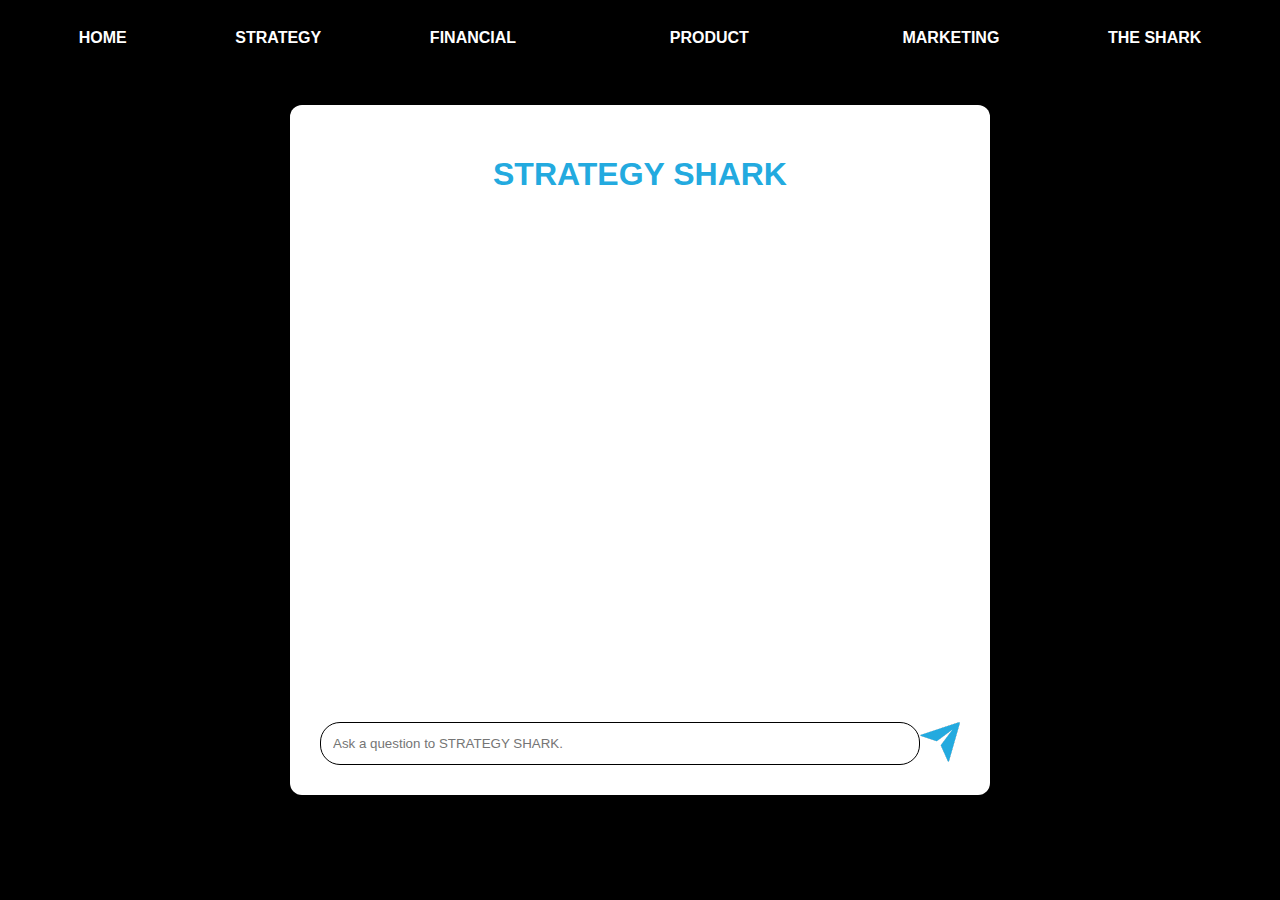
<file: templates/index.html>
<!DOCTYPE html>
<html lang="en">
<head>
    <meta charset="UTF-8">
    <meta name="viewport" content="width=device-width, initial-scale=1.0">
    <link rel="stylesheet" href="../static/style.css">
    <link rel="icon" type="image/png" href="https://i.ibb.co/yFMMgZnV/sharklogo.png">    <link href="https://fonts.googleapis.com/css2?family=Roboto:wght@400;700&display=swap" rel="stylesheet">
    <title>The Shark</title>
</head>
<body>
      <header class="Nav_Bar_Class">
        <ul>
          <li><a href="http://theshark.rf.gd/index.html">HOME</a></li>
          <li><a href="https://strategyshark.onrender.com">Strategy</a></li>
          <li><a href="https://financeshark.onrender.com">Financial</a></li>
         
          <li><a href="https://productshark.onrender.com">Product</a></li>
          <li><a href="https://marketingshark.onrender.com">Marketing</a></li>
          <li><a href="https://theshark.onrender.com/">THE SHARK</a></li>
        </ul>
      </header>
    <div class="container">
        <h1 align="center" style="color: #23aadf;">STRATEGY SHARK</h1>
        <div class="messages">
            <span id="user-messages" align="right"></span>
        
        </div>
        <form id="chat-form">
            <input type="text" id="question" placeholder="Ask a question to STRATEGY SHARK." required>
            <button type="submit" class="send-button" style="border: none; background: none; padding: 0;">
                <img src="../static/assets/send.png" alt="Send" style="width: 40px; height: 40px;">
            </button>
        </form>
    </div>
    <script>
        document.getElementById('chat-form').addEventListener('submit', function(e) {
            e.preventDefault();
            const question = document.getElementById('question').value;
            fetch('/ask', {
                method: 'POST',
                headers: {  
                    'Content-Type': 'application/x-www-form-urlencoded',
                },
                body: 'question=' + encodeURIComponent(question)
            })
            .then(response => response.json())
            .then(data => {
                const userMessage = document.createElement('div');
                userMessage.className = 'user-message';
                userMessage.innerText = question;
                document.getElementById('user-messages').appendChild(userMessage);

                const aiMessage = document.createElement('div');
                aiMessage.className = 'ai-message';
                aiMessage.innerText = data.answer;
                document.getElementById('user-messages').appendChild(aiMessage); // Append AI message to the same container
                document.getElementById('question').value = '';
            });
        });

        const hamburger = document.querySelector('.hamburger');
        const navMenu = document.querySelector('.Nav_Bar_Class ul');

        hamburger.addEventListener('click', () => {
            hamburger.classList.toggle('active');
            navMenu.classList.toggle('active');
        });

        // Close menu when clicking a link
        document.querySelectorAll('.Nav_Bar_Class ul li a').forEach(link => {
            link.addEventListener('click', () => {
                hamburger.classList.remove('active');
                navMenu.classList.remove('active');
            });
        });
    </script>
    
</body>
</html>
</file>
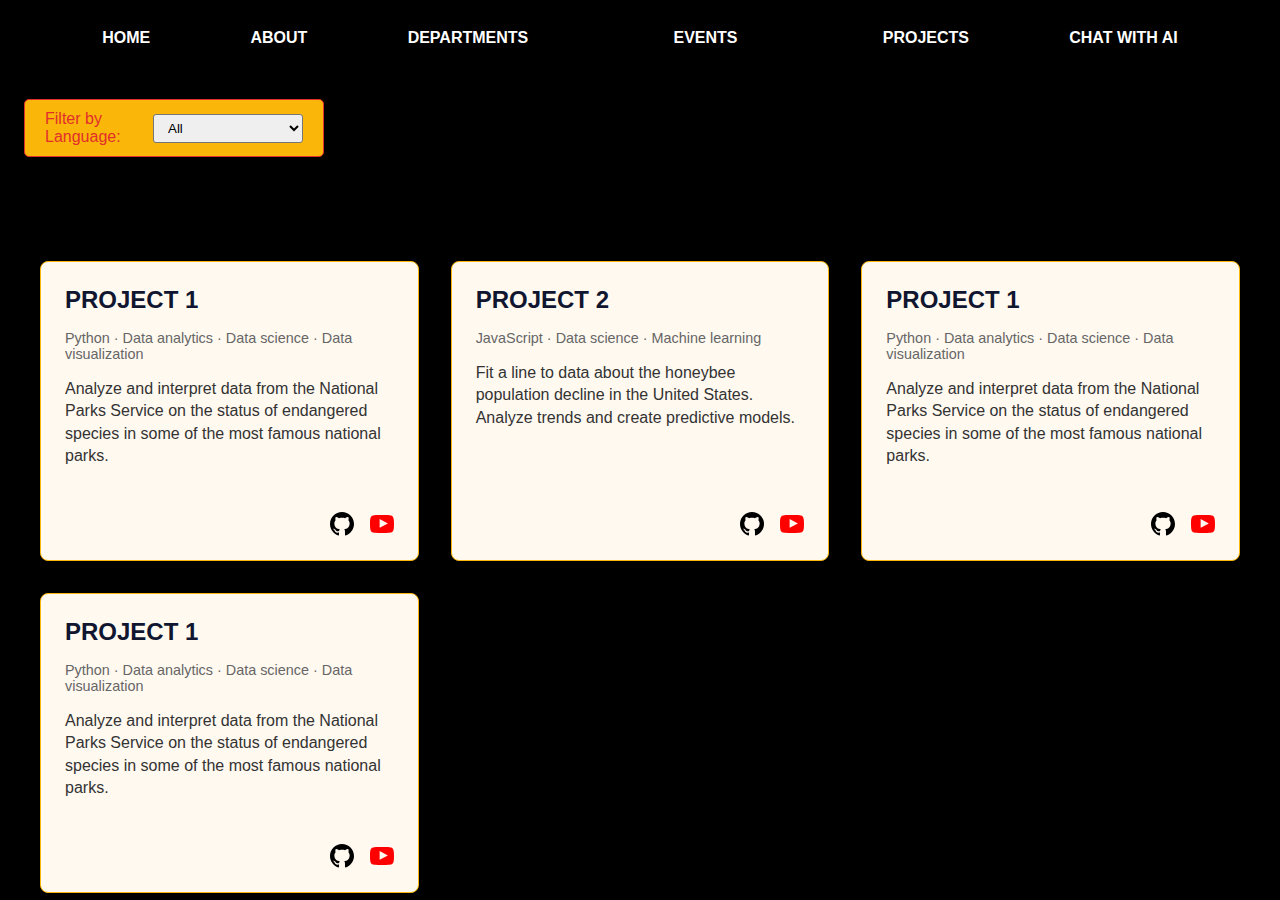
<file: project.html>
<!DOCTYPE html>
<html lang="en">
<head>
   <meta charset="UTF-8" />
    <meta name="viewport" content="width=device-width, initial-scale=1.0" />
    <title>IT CLUB-UPG</title>
    <link rel="icon" type="image/x-icon" href="./assets/itclublogo.png">
    <link rel="stylesheet" href="styles.css" />
    <style>
        * {
            margin: 0;
            padding: 0;
            box-sizing: border-box;
        }

        

        .project-grid {
            display: grid;
            grid-template-columns: repeat(auto-fit, minmax(300px, 1fr));
            gap: 2rem;
            max-width: 1200px;
            margin: 0 auto;
            margin-top: 80px; /* Add margin to push the grid below the nav bar */
        }

        .project-card {
            background:  #fff9f0;
            border-radius: 8px;
            padding: 1.5rem;
            transition: all 0.3s ease;
            border: 1px solid #fbb60a;
            position: relative;
            height: 100%;
            min-height: 300px; /* Set a minimum height for uniformity */
            display: flex;
            flex-direction: column;
        }

        .project-card:hover {
            transform: translate(2px, -2px);
            box-shadow: -8px 8px 0px #E12F2B;
        }

        .card-title {
            font-size: 1.5rem;
            font-weight: bold;
            margin-bottom: 1rem;
            color: #10162F;
        }

        .card-tech {
            color: #666;
            font-size: 0.9rem;
            margin-bottom: 1rem;
        }

        .card-description {
            color: #333;
            margin-bottom: 1.5rem;
            line-height: 1.4;
            flex-grow: 1;
        }

        .card-links {
            display: flex;
            justify-content: flex-end;
            gap: 1rem;
            margin-top: auto;
        }

        .social-link {
            width: 24px;
            height: 24px;
            transition: transform 0.2s ease;
        }

        .social-link:hover {
            transform: scale(1.1);
        }

        .social-icon {
            width: 100%;
            height: 100%;
        }

        @media (max-width: 768px) {
            .project-grid {
                grid-template-columns: 1fr;
            }
        }
        .filter-dropdown {
            margin: 1.5rem ; /* Center horizontally with auto margins */
            padding: 10px 20px; /* Increase horizontal padding */
            background-color: #fbb60a;
            border: 1px solid #E12F2B;
            border-radius: 5px;
            max-width: 300px;
            color: #E12F2B;
            display: flex; /* Add flexbox */
            align-items: center;
            justify-content: center;
        }

        .filter-dropdown label {
            margin-right: 15px;
        }

        .filter-dropdown select {
            padding: 5px 10px;
            border-radius: 3px;
            min-width: 150px;
        }
       
    </style>
</head>
<body>
   <!-- Header Section -->
   <header class="Nav_Bar_Class">
    <ul>
      <li><a href="https://irfanpathan21.github.io/IT-CLUB-WEBSITE/index.html">HOME</a></li>
      <li><a href="#">ABOUT</a></li>
      <li><a href="#">DEPARTMENTS</a></li>
      <li><a href="#">EVENTS</a></li>
      <li><a href="#">PROJECTS</a></li>
      <li><a href="https://upg-chatbot.onrender.com/">CHAT WITH AI</a></li>
    </ul>
  </header>

    <!-- Filter Dropdown -->
    <div class="filter-dropdown">
        <label for="language-filter">Filter by Language:</label>
        <select id="language-filter">
            <option value="all">All</option>
            <option value="Python">Python</option>
            <option value="JavaScript">JavaScript</option>
            <!-- Add more programming languages as needed -->
        </select>
    </div>


    <div class="project-grid">
        <div class="project-card" data-language="Python">
            <div class="card-title">PROJECT 1</div>
            <div class="card-tech">Python · Data analytics · Data science · Data visualization</div>
            <div class="card-description">Analyze and interpret data from the National Parks Service on the status of endangered species in some of the most famous national parks.</div>
            <div class="card-links">
                <a href="#" class="social-link">
                    <img src="[data-uri]" alt="GitHub" class="social-icon">
                </a>
                <a href="#" class="social-link">
                    <img src="[data-uri]" alt="YouTube" class="social-icon">
                </a>
            </div>
        </div>
        <div class="project-card" data-language="JavaScript">
            <div class="card-title">PROJECT 2</div>
            <div class="card-tech">JavaScript · Data science · Machine learning</div>
            <div class="card-description">Fit a line to data about the honeybee population decline in the United States. Analyze trends and create predictive models.</div>
            <div class="card-links">
                <a href="#" class="social-link">
                    <img src="[data-uri]" alt="GitHub" class="social-icon">
                </a>
                <a href="#" class="social-link">
                    <img src="[data-uri]" alt="YouTube" class="social-icon">
                </a>
            </div>
        </div>
        <div class="project-card" data-language="Python">
            <div class="card-title">PROJECT 1</div>
            <div class="card-tech">Python · Data analytics · Data science · Data visualization</div>
            <div class="card-description">Analyze and interpret data from the National Parks Service on the status of endangered species in some of the most famous national parks.</div>
            <div class="card-links">
                <a href="#" class="social-link">
                    <img src="[data-uri]" alt="GitHub" class="social-icon">
                </a>
                <a href="#" class="social-link">
                    <img src="[data-uri]" alt="YouTube" class="social-icon">
                </a>
            </div>
        </div>
        <div class="project-card" data-language="Python">
            <div class="card-title">PROJECT 1</div>
            <div class="card-tech">Python · Data analytics · Data science · Data visualization</div>
            <div class="card-description">Analyze and interpret data from the National Parks Service on the status of endangered species in some of the most famous national parks.</div>
            <div class="card-links">
                <a href="#" class="social-link">
                    <img src="[data-uri]" alt="GitHub" class="social-icon">
                </a>
                <a href="#" class="social-link">
                    <img src="[data-uri]" alt="YouTube" class="social-icon">
                </a>
            </div>
        </div>
    </div>
    <script>
        const filterSelect = document.getElementById('language-filter');
        const projectCards = document.querySelectorAll('.project-card');

        filterSelect.addEventListener('change', function() {
            const selectedLanguage = this.value;

            projectCards.forEach(card => {
                if (selectedLanguage === 'all' || card.getAttribute('data-language') === selectedLanguage) {
                    card.style.display = 'flex'; // Show the card
                } else {
                    card.style.display = 'none'; // Hide the card
                }
            });
        });
    </script>
</body>
</html>
</file>
<file: static/style.css>
body {
    font-family: Arial, sans-serif; 
    background-color: #000000; /* Updated background color */
    margin: 0;
    padding: 0;
    display: flex;
    justify-content: center;
    align-items: center;
    height: 100vh;
    margin: 0;
    padding: 0;
    background-color: #000;
    color: #fff;
    font-family: Arial, sans-serif;
    display: flex;
    flex-direction: column;
    min-height: 100vh;
}
/* Optional scrollbar styling */
::-webkit-scrollbar {
    width: 5px;
}

::-webkit-scrollbar-thumb {
    border-radius: 10px;
    background: #23aadf;
}

::-webkit-scrollbar-track {
    background-color: #1d1e18;
}

  
/* Container styling */
.container {
    background-color: #ffffff;
    padding: 30px; 
    border-radius: 12px; 
    box-shadow: 0 4px 20px rgba(0, 0, 0, 0.1); 
    width: 50%; /* Set width to 100% */
    height: 70vh; /* Set height to 100vh */
    display: flex;
    flex-direction: column;
    justify-content: space-between;
}

/* Chat header styling */
.chat-header {
    display: flex;
    align-items: center;
    justify-content: space-between;

}

.avatar {
    width: 40px; /* Avatar size */
    height: 40px;
    border-radius: 50%; /* Circular avatar */
    margin-right: 10px;
}





/* Messages container */
.messages {
    display: flex;
    flex-direction: column;
    gap: 10px;
    margin-bottom: 20px;
    max-height: 450px;
    overflow-y: auto;
    padding: 20px;
}

/* User message bubbles */
.user-message {
    background-color: #fffdf9;
    color: rgb(0, 0, 0);
    padding: 12px;
    border-radius: 10px;    
    margin: 30px 0;
    max-width: 80%;
    align-self: flex-end;  /* Aligns to right */
    margin-left: auto;
    box-shadow: 0 2px 10px rgba(0, 0, 0, 0.1);
    animation: fadeIn 0.3s;
}

/* AI message bubbles */
.ai-message {
    background-color: #23aadf;
    color: white;
    padding: 12px;
    border-radius: 10px;
    margin: 30px 0;
    max-width: 80%;
    align-self: flex-start;  /* Aligns to left */
    margin-right: auto;
    box-shadow: 0 2px 10px rgba(0, 0, 0, 0.1);
    animation: fadeIn 0.3s;
    text-align: left; /* Align text to left */
}

/* Form styling */
form {
    display: flex;
    flex-direction: row; /* Change to row for input and button */
}

input {
    padding: 12px;
    margin-bottom: 0;
    border: 1px solid #000000;
    border-radius: 20px;
    flex-grow: 1; /* Allow input to take available space */
    margin: 0%;
}

.send-button {
    padding: 8px; /* Smaller button */
   
    color: #fff;
    border: none;
    border-radius: 6px;
    cursor: pointer;
    transition: background 0.3s;
     /* Space between input and button */
}

.send-button:hover {
    background: linear-gradient(90deg, #124388, #c26a14);
}
.Nav_Bar_Class {
    position: fixed;
    width: 100%;
    height: 75px;
    top: 0;
    display: flex;
    justify-content: center;
    background-color: #000;
    z-index: 1000;
    padding: 0 2rem; /* Add horizontal padding */
}

.Nav_Bar_Class ul {
    display: flex;
    justify-content: space-evenly;
    align-items: center;
    width: 100%;
    padding: 0;
    margin: 0;
    list-style: none;
}

.Nav_Bar_Class ul li {
    padding: 0 20px;
    display: flex;
    align-items: center;
    position: relative;
}

/* Logo specific styling */
.Nav_Bar_Class ul li:nth-child(4) {
    margin: 0 45px; /* Give logo more space */
}

.Nav_Bar_Class ul li a {
    text-decoration: none;
    color: #fff;
    font-size: 16px;
    font-weight: bold;
    text-transform: uppercase;
    transition: color 0.3s ease;
    padding: 5px 10px; /* Add padding around text */
}

.Nav_Bar_Class ul li a:hover {
    color: #23aadf;
}

.Nav_Bar_Class .logo {
    width: 75px;
    height: 75px;
}

/* Add these styles and modify existing ones */

.hamburger {
    display: none;
    cursor: pointer;
    padding: 10px;
    z-index: 1001;
}

.hamburger div {
    width: 25px;
    height: 3px;
    background-color: white;
    margin: 5px 0;
    transition: 0.3s;
}

/* Optional scrollbar styling */
::-webkit-scrollbar {
    width: 10px;
}

::-webkit-scrollbar-thumb {
    border-radius: 10px;
    background: #23aadf;
}

::-webkit-scrollbar-track {
    background-color: #1d1e18;
}
/* Responsive */
@media (max-width: 600px) {
    .container {
        width: 90%;
        margin: 0 10px;
    }
    body {
            margin: 0;
            padding: 0;
            background-color: #000;
            color: #fff;
            font-family: Arial, sans-serif;
            display: flex;
            flex-direction: column;
            min-height: 100vh;
     }
    .Nav_Bar_Class ul li a:hover {
            color: #23aadf;
    }
    .Nav_Bar_Class ul {
            display: none;
            width: 100%;
            position: absolute;
            top: 75px;
            left: 0;
            background-color: #000;
            flex-direction: column;
            align-items: center;
            padding: 10px 0;
    }
    
    .Nav_Bar_Class ul li {
            margin: 15px 0;
    }
    
    .Nav_Bar_Class ul li a {
            font-size: 18px;
    }
    
    .hamburger {
            display: flex;
    }
    
        /* Menu visibility toggle using the checkbox */
    .menu-toggle:checked + .hamburger + ul {
            display: flex;
    }
    
        /* Animation for the hamburger icon when checked */
    .menu-toggle:checked + .hamburger div:nth-child(1) {
            transform: rotate(45deg) translate(5px, 5px);
    }
    
    .menu-toggle:checked + .hamburger div:nth-child(2) {
            opacity: 0;
    }
    
    .menu-toggle:checked + .hamburger div:nth-child(3) {
            transform: rotate(-45deg) translate(5px, -5px);
    }
    .menu-toggle:checked ~ .Nav_Bar_Class .logo-container{
            display: none;
    }
    .hamburger {
        display: block;
        order: -1; /* Move to left */
        margin-right: auto;
    }

    .Nav_Bar_Class ul {
        display: none;
        position: fixed;
        top: 75px;
        left: 0;
        width: 100%;
        background: #000;
        flex-direction: column;
        padding: 20px 0;

    }

    .Nav_Bar_Class ul.active {
        display: flex;
    }

    .Nav_Bar_Class ul li {
        margin: 15px 0;
    }

    /* Hamburger animation classes */
    .hamburger.active div:nth-child(1) {
        transform: rotate(-45deg) translate(-5px, 6px);
    }
    
    .hamburger.active div:nth-child(2) {
        opacity: 0;
    }
    
    .hamburger.active div:nth-child(3) {
        transform: rotate(45deg) translate(-5px, -6px);
    }
    .Nav_Bar_Class ul li img.logo {
        display: none; /* Hide logo on mobile */
    }
    }
    

    
    


/* Animation keyframes */
@keyframes fadeIn {
    from {
        opacity: 0;
    }
    to {
        opacity: 1;
    }
}
</file>
<file: styles.css>
/* General Body Styling */
body {
    margin: 0;
    padding: 0;
    background-color: #000;
    color: #fff;
    font-family: Arial, sans-serif;
    display: flex;
    flex-direction: column;
    min-height: 100vh; /* Ensure body takes full viewport height */
}
/* Add these styles */
.register-container {
    position: absolute;
    top: 60%;
    left: 50%;
    transform: translate(-50%, -50%);
    text-align: center;
    z-index: 10;
  }
  
  .register-btn {
    padding: 15px 30px;
    font-size: 18px;
    font-weight: bold;
    color: #ffffff;
    background-color: #23aadf;
    border: none;
    border-radius: 25px;
    cursor: pointer;
    text-transform: uppercase;
    letter-spacing: 1px;
    transition: all 0.3s ease;
    text-decoration: none;
    display: inline-block;
    margin-top: 20px;
  }
  
  .register-btn:hover {
    background-color: #23aadf;
    transform: translateY(-2px);
    box-shadow: 0 5px 15px rgba(50, 149, 176, 0.3);
  }
/* Navigation Bar Styling */
.Nav_Bar_Class {
    position: static;
    width: 100%;
    height: 75px;
    top: 0;
    display: flex;
    justify-content: center;
    background-color: #000;
    z-index: 1000;
    padding: 0 2rem; /* Add horizontal padding */
}

.Nav_Bar_Class ul {
    display: flex;
    justify-content: space-evenly;
    align-items: center;
    width: 100%;
    padding: 0;
    margin: 0;
    list-style: none;
}

.Nav_Bar_Class ul li {
    padding: 0 20px;
    display: flex;
    align-items: center;
    position: relative;
}

/* Logo specific styling */
.Nav_Bar_Class ul li:nth-child(4) {
    margin: 0 45px; /* Give logo more space */
}

.Nav_Bar_Class ul li a {
    text-decoration: none;
    color: #fff;
    font-size: 16px;
    font-weight: bold;
    text-transform: uppercase;
    transition: color 0.3s ease;
    padding: 5px 10px; /* Add padding around text */
}

.Nav_Bar_Class ul li a:hover {
    color: #23aadf;
}

.Nav_Bar_Class .logo {
    width: 75px;
    height: 75px;
}

.section {
    width: 100%;
    display: flex;
    flex-direction: column;
    align-items: center;
    padding: 3rem 1.25rem;
    background-color: #fff9f0;
    text-align: center;
    color: #083E32;
  }

  .content {
    display: flex;
    flex-direction: column;
    align-items: center;
    width: 100%;
    padding: 0 2rem;
  }

  h2 {
    font-weight: 600;
    font-size: 1.5rem;
    margin-bottom: 0.5rem;
  }

  p {
    font-size: 1.125rem;
    margin-bottom: 1rem;
    line-height: 1.2;
  }

  .video-container {
    width: 100%;
    max-width: 48rem;
    margin-top: 2.5rem;
    position: relative;
    cursor: pointer;
    border-radius: 0.5rem;
    overflow: hidden;
    aspect-ratio: 16/9;
    background: #000;
  }

  .thumbnail {
    width: 100%;
    height: 100%;
    object-fit: cover;
    display: block;
  }

  .play-button {
    position: absolute;
    inset: 0;
    display: flex;
    justify-content: center;
    align-items: center;
  }

  .play-icon {
    opacity: 0.8;
    border-radius: 0.75rem;
    background-color: black;
    transition: all 0.3s ease-in-out;
  }

  .video-container:hover .play-icon {
    background-color: #23aadf;
  }

  .youtube-embed {
    width: 100%;
    height: 100%;
    border: none;
  }

  @media (min-width: 1024px) {
    h2 {
      font-size: 1.875rem;
    }
    p {
      font-size: 1.25rem;
    }
  }
/* Responsive adjustments */
@media (max-width: 1024px) {
    .Nav_Bar_Class ul li {
        margin: 0 20px;
    }
    
    .Nav_Bar_Class ul li:nth-child(4) {
        margin: 0 30px;
    }
}

@media (max-width: 768px) {
    .Nav_Bar_Class ul li {
        padding: 0 10px;
    }
    
    .Nav_Bar_Class ul li a {
        font-size: 14px;
    }
}

/* Main Content Styling */
main {
    flex: 1; /* Takes up the remaining space */
    position: relative;
    margin-top: 75px; /* Accounts for the fixed header */
}

/* Footer Styling */
.Footer_Bg_Class {
    width: 95%;
    background-color: #000;
    color: #fff;
    padding: 40px 20px;
    font-family: Arial, sans-serif;
    margin-top: auto; /* Ensures footer sticks to the bottom */
}

/* Footer container to align sections */
.footer-container {
    display: flex;
    justify-content: space-between;
    max-width: 1200px;
    margin: 0 auto;
    text-align: left;
}

/* Styling for footer sections */
.footer-section {
    min-width: 200px;
}

.footer-section h3 {
    font-size: 18px;
    margin-bottom: 10px;
    text-transform: uppercase;
    color: #e0e0e0;
}

.footer-section p, .footer-section a {
    font-size: 14px;
    line-height: 1.6;
    color: #b0b0b0;
    text-decoration: none;
}

.footer-section a:hover {
    color: #23aadf;
}

.footer-logo {
    text-align: center;
    margin: 20px 0;
}

.footer-logo img {
    width: 170px;
    height: 170px;
    margin-bottom: 10px;
}

.footer-social {
    margin-top: 20px;
    display: flex;
    justify-content: center;
    gap: 10px;
}

.footer-social a img {
    width: 30px;
    height: 30px;
    transition: transform 0.3s ease;
}

.footer-social a img:hover {
    transform: scale(1.2);
}

/* Base styles for SVG text animation */
.engageAnimate, .createAnimate, .impactAnimate {
    position: absolute;
    width: 100%;
    height: 100%;
}

/* Styling for the SVG container */
.engage svg, .create svg, .impact svg {
    font-family: "Montserrat", sans-serif;
    width: 100%;
    height: 100%;
}

/* Styling for the text within the SVG */
svg text {
    text-transform: uppercase;
    animation: strokeAndFade 5s infinite alternate;
    stroke-width: 2;
    stroke: #23aadf;
    font-size: 80px;
}

/* Keyframe animation for stroke and fade-in/fade-out effect */
@keyframes strokeAndFade {
    0% {
        opacity: 0;
        fill: rgba(72, 138, 20, 0);
        stroke: #E12F2B;
        stroke-dashoffset: 25%;
        stroke-dasharray: 0 50%;
        stroke-width: 2;
    }
    14% {
        opacity:  0.4;
        fill: rgba(72, 138, 20, 0);
        stroke: #E12F2B;
    }
    50% {
        opacity: 1;
        fill: #E12F2B;
        stroke: #E12F2B;
        stroke-dashoffset: -25%;
        stroke-dasharray: 50% 0;
        stroke-width: 0;
    }
    100% {
        opacity: 0;
        fill: rgba(72, 138, 20, 0);
        stroke:  #E12F2B;
        stroke-dashoffset: 25%;
        stroke-dasharray: 0 50%;
        stroke-width: 2;
    }
}

/* Styling for individual words */

/* Top Left - ENGAGE */
.engageAnimate {
    top: 15%; /* Adjust to vertically center *//* Centers horizontally */
    font-size: 150px;
    color:  #E12F2B; /* Different color for this word */
}

/* Centered - EDUCATE */
.educateAnimate {
    top: 40%; /* Adjust to vertically center */
    left: 50%;
    font-size: 150px;   /* Larger size */
    color: #F26457; /* Different color for this word */
}

/* Bottom Right - EVOLVE */
.evolveAnimate {
    top: 55%;  /* Adjust to vertically center */
    right: 10%;
    font-size: 150px;   /* Slightly smaller size */
    color:  #BA1E1A;  /* Different color for this word */
}

/* Optional styles to reset margins and paddings */
* {
    margin: 0;
    padding: 0;
    box-sizing: border-box;
}

/* Optional scrollbar styling */
::-webkit-scrollbar {
    width: 5px;
}

::-webkit-scrollbar-thumb {
    border-radius: 10px;
    background: #23aadf;
}

::-webkit-scrollbar-track {
    background-color: #1d1e18;
}

  
  /* ---- particles.js container ---- */
  #particles-js {
    
    width: 100%;
    height: 100%;
    background-color: #000000;
    background-image: url("./assets/sharklogo.png");
    background-repeat: no-repeat;
    background-size: 20%;
    background-position: 50% 50%;
  }
  /* ---- stats.js ---- */
  .count-particles {
    background: #000022;
    position: absolute;
    top: 48px;
    left: 0;
    width: 80px;
    color: #13E8E9;
    font-size: .8em;
    text-align: left;
    text-indent: 4px;
    line-height: 14px;
    padding-bottom: 2px;
    font-family: Helvetica, Arial, sans-serif;
    font-weight: bold;
  }
  .js-count-particles {
    font-size: 1.1em;
  }
  #stats, .count-particles {
   
    margin-top: 5px;
    margin-left: 5px;
  }
  #stats {
    border-radius: 3px 3px 0 0;
    overflow: hidden;
  }
  .count-particles {
    border-radius: 0 0 3px 3px;
  }
</file>
